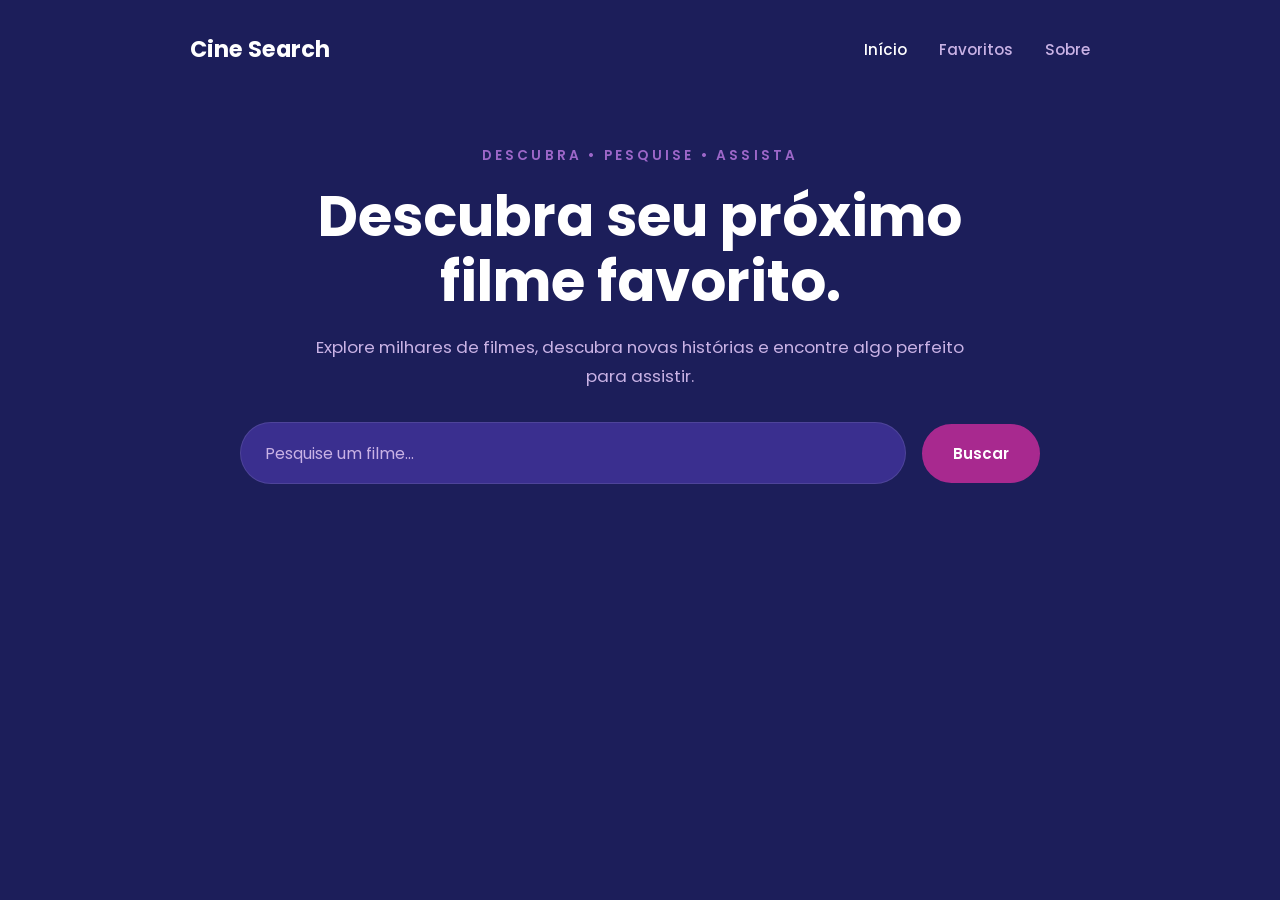
<file: index.html>
<!DOCTYPE html>
<html lang="pt-br">
<head>
    <meta charset="UTF-8">
    <meta name="viewport" content="width=device-width, initial-scale=1.0">
    <link rel="preconnect" href="https://fonts.googleapis.com">
    <link rel="preconnect" href="https://fonts.gstatic.com" crossorigin>
    <link href="https://fonts.googleapis.com/css2?family=Poppins:ital,wght@0,100;0,200;0,300;0,400;0,500;0,600;0,700;0,800;0,900;1,100;1,200;1,300;1,400;1,500;1,600;1,700;1,800;1,900&display=swap" rel="stylesheet">
    <link rel="stylesheet" href="css/style.css">
    <title>Cine Search</title>
</head>
<body>
    
    <header>
        <nav class="navbar">

    <div class="logo">
        Cine Search
    </div>

    <ul class="nav-links">

        <li>
            <a href="index.html" class="active">Início</a>
        </li>

        <li>
            <a href="html/favoritos.html">Favoritos</a>
        </li>

        <li>
            <a href="html/sobre.html">Sobre</a>
        </li>

    </ul>

</nav>
        <p class="hero-subtitle">DESCUBRA • PESQUISE • ASSISTA</p>
        <h1>Descubra seu próximo filme favorito.</h1>
        <p class="hero-description">
            Explore milhares de filmes, descubra novas histórias
            e encontre algo perfeito para assistir.
        </p>
    </header>
    <main>
    <section class="search-section">
        <form id="search-form">
            <div class="search-container">
                <input type="text" id="movie-search" placeholder="Pesquise um filme..."/>
                <button type="submit">Buscar</button>
            </div>
        </form>
    </section>
    <section id="results">
    </section>
    </main>
    <script src="js/script.js"></script>
</body>
</html>
</file>
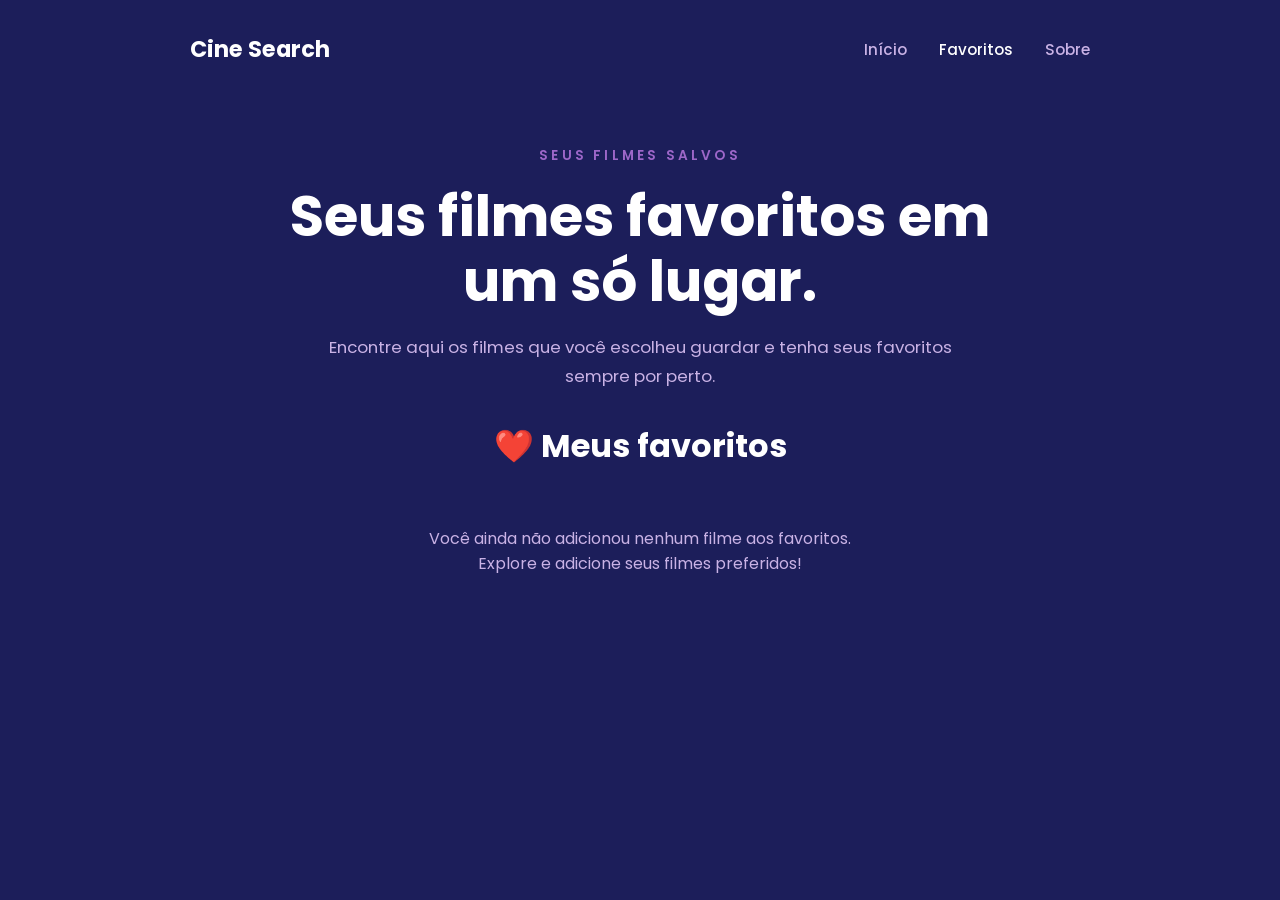
<file: favoritos.html>
<!DOCTYPE html>
<html lang="pt-br">

<head>

    <meta charset="UTF-8">

    <meta name="viewport" content="width=device-width, initial-scale=1.0">

    <link rel="preconnect" href="https://fonts.googleapis.com">

    <link rel="preconnect" href="https://fonts.gstatic.com" crossorigin>

    <link
        href="https://fonts.googleapis.com/css2?family=Poppins:ital,wght@0,100;0,200;0,300;0,400;0,500;0,600;0,700;0,800;0,900;1,100;1,200;1,300;1,400;1,500;1,600;1,700;1,800;1,900&display=swap"
        rel="stylesheet"
    >

    <link rel="stylesheet" href="css/style.css">

    <title>Favoritos - Cine Search</title>

</head>

<body>

    <!-- NAVBAR -->
    <header>

        <nav class="navbar">

            <div class="logo">
                Cine Search
            </div>

            <ul class="nav-links">
            <li>
                <a href="index.html">Início</a>
            </li>

            <li>
                <a href="favoritos.html" class="active">Favoritos</a>
            </li>

            <li>
                <a href="#">Sobre</a>
            </li>
        </ul>
        </nav>


        <!-- APRESENTAÇÃO DA PÁGINA -->
        <p class="hero-subtitle">
            SEUS FILMES SALVOS
        </p>

        <h1>
            Seus filmes favoritos em um só lugar.
        </h1>

        <p class="hero-description">
            Encontre aqui os filmes que você escolheu guardar
            e tenha seus favoritos sempre por perto.
        </p>

    </header>


    <!-- CONTEÚDO PRINCIPAL -->
    <main>

        <section class="favorites-section">

            <h2>
                ❤️ Meus favoritos
            </h2>

            <div id="favorites-container">

            </div>

            <p id="empty-message">
                Você ainda não adicionou nenhum filme aos favoritos.
                <br>
                Explore e adicione seus filmes preferidos!
            </p>

        </section>

    </main>


    <!-- JAVASCRIPT DOS FAVORITOS -->
    <script src="js/favoritos.js"></script>

</body>

</html>
</file>
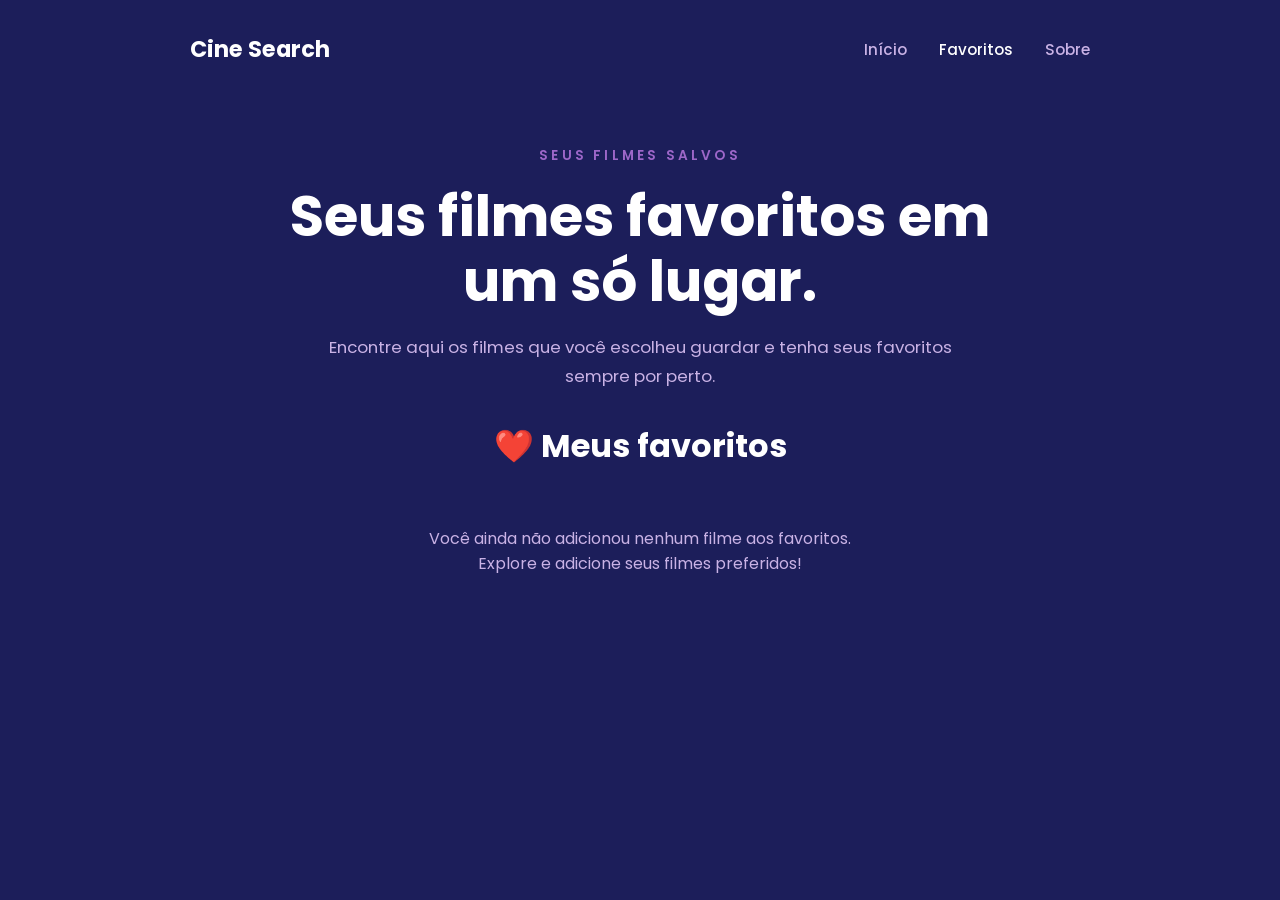
<file: html/favoritos.html>
<!DOCTYPE html>
<html lang="pt-br">

<head>

    <meta charset="UTF-8">

    <meta name="viewport" content="width=device-width, initial-scale=1.0">

    <link rel="preconnect" href="https://fonts.googleapis.com">

    <link rel="preconnect" href="https://fonts.gstatic.com" crossorigin>

    <link
        href="https://fonts.googleapis.com/css2?family=Poppins:ital,wght@0,100;0,200;0,300;0,400;0,500;0,600;0,700;0,800;0,900;1,100;1,200;1,300;1,400;1,500;1,600;1,700;1,800;1,900&display=swap"
        rel="stylesheet"
    >

    <link rel="stylesheet" href="../css/style.css">

    <title>Favoritos - Cine Search</title>

</head>

<body>
<!-- NAVBAR -->

<header>

    <nav class="navbar">

        <div class="logo">
            Cine Search
        </div>

        <ul class="nav-links">

            <li>
                <a href="../index.html">Início</a>
            </li>

            <li>
                <a href="favoritos.html" class="active">Favoritos</a>
            </li>

            <li>
                <a href="sobre.html">Sobre</a>
            </li>

        </ul>

    </nav>


        <!-- APRESENTAÇÃO DA PÁGINA -->
        <p class="hero-subtitle">
            SEUS FILMES SALVOS
        </p>

        <h1>
            Seus filmes favoritos em um só lugar.
        </h1>

        <p class="hero-description">
            Encontre aqui os filmes que você escolheu guardar
            e tenha seus favoritos sempre por perto.
        </p>

    </header>


    <!-- CONTEÚDO PRINCIPAL -->
    <main>

        <section class="favorites-section">

            <h2>
                ❤️ Meus favoritos
            </h2>

            <div id="favorites-container">

            </div>

            <p id="empty-message">
                Você ainda não adicionou nenhum filme aos favoritos.
                <br>
                Explore e adicione seus filmes preferidos!
            </p>

        </section>

    </main>


    <!-- JAVASCRIPT DOS FAVORITOS -->
    <script src="../js/favoritos.js"></script>
</body>

</html>
</file>
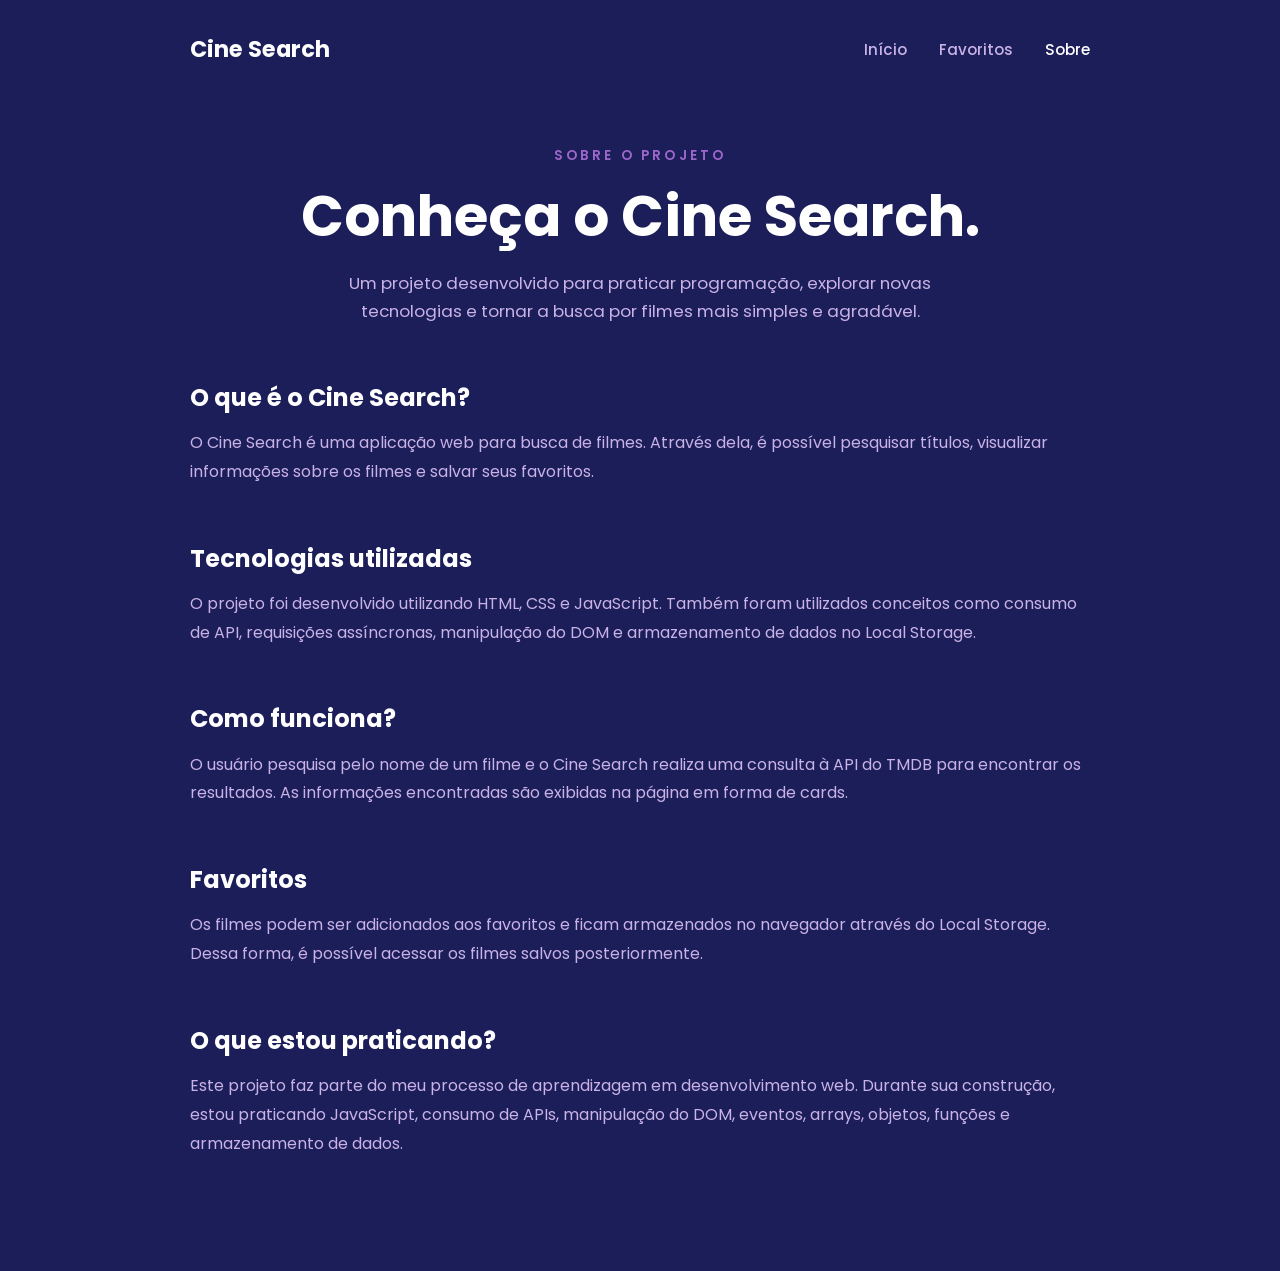
<file: html/sobre.html>
<!DOCTYPE html>

<html lang="pt-br">

<head>
    <meta charset="UTF-8">
    <meta name="viewport" content="width=device-width, initial-scale=1.0">
<link
    href="https://fonts.googleapis.com/css2?family=Poppins:wght@300;400;500;600;700&display=swap"
    rel="stylesheet"
>
<link rel="stylesheet" href="../css/style.css">

<title>Sobre - Cine Search</title>
</head>

<body>
<header>

    <nav class="navbar">

        <div class="logo">
            Cine Search
        </div>

        <ul class="nav-links">

            <li>
                <a href="../index.html">Início</a>
            </li>

            <li>
                <a href="favoritos.html">Favoritos</a>
            </li>

            <li>
                <a href="sobre.html" class="active">Sobre</a>
            </li>

        </ul>

    </nav>

    <p class="hero-subtitle">
        SOBRE O PROJETO
    </p>

    <h1>
        Conheça o Cine Search.
    </h1>

    <p class="hero-description">
        Um projeto desenvolvido para praticar programação,
        explorar novas tecnologias e tornar a busca por filmes
        mais simples e agradável.
    </p>

</header>

<main>

    <section class="about-section">

        <h2>
            O que é o Cine Search?
        </h2>

        <p>
            O Cine Search é uma aplicação web para busca de filmes.
            Através dela, é possível pesquisar títulos, visualizar
            informações sobre os filmes e salvar seus favoritos.
        </p>


        <h2>
            Tecnologias utilizadas
        </h2>

        <p>
            O projeto foi desenvolvido utilizando HTML, CSS e
            JavaScript. Também foram utilizados conceitos como
            consumo de API, requisições assíncronas, manipulação
            do DOM e armazenamento de dados no Local Storage.
        </p>


        <h2>
            Como funciona?
        </h2>

        <p>
            O usuário pesquisa pelo nome de um filme e o Cine Search
            realiza uma consulta à API do TMDB para encontrar os
            resultados. As informações encontradas são exibidas
            na página em forma de cards.
        </p>


        <h2>
            Favoritos
        </h2>

        <p>
            Os filmes podem ser adicionados aos favoritos e ficam
            armazenados no navegador através do Local Storage.
            Dessa forma, é possível acessar os filmes salvos
            posteriormente.
        </p>


        <h2>
            O que estou praticando?
        </h2>

        <p>
            Este projeto faz parte do meu processo de aprendizagem
            em desenvolvimento web. Durante sua construção, estou
            praticando JavaScript, consumo de APIs, manipulação
            do DOM, eventos, arrays, objetos, funções e
            armazenamento de dados.
        </p>

    </section>

</main>

</body>

</html>
</file>
<file: css/style.css>
@import url("https://fonts.googleapis.com/css2?family=Poppins:wght@300;400;500;600;700&display=swap");


/* ==============================
   RESET
============================== */

* {
    margin: 0;
    padding: 0;
    box-sizing: border-box;
}


/* ==============================
   VARIÁVEIS
============================== */

:root {
    font-family: "Poppins", sans-serif;
    font-size: 16px;

    --background-color: #1c1e5a;
    --cards: #3a2f8f;
    --primary-color: #9d67c9;
    --destaque-color: #a8298f;
    --botao: #8f39a4;
    --texto-principal: #ffffff;
    --texto-secundario: #c9b2e5;
}


/* ==============================
   BODY
============================== */

body {
    min-height: 100vh;

    background-color: var(--background-color);
    color: var(--texto-principal);

    font-family: "Poppins", sans-serif;

    display: flex;
    flex-direction: column;
    align-items: center;

    padding: 2rem;
}


/* ==============================
   NAVBAR
============================== */

.navbar {
    width: 100%;
    max-width: 1200px;

    display: flex;
    justify-content: space-between;
    align-items: center;

    margin-bottom: 5rem;
}

.logo {
    font-size: 1.4rem;
    font-weight: 700;
    color: var(--texto-principal);
}

.nav-links {
    display: flex;
    gap: 2rem;

    list-style: none;
}

.nav-links a {
    color: var(--texto-secundario);

    text-decoration: none;

    font-size: 0.95rem;
    font-weight: 500;

    transition: 0.3s;
}

.nav-links a:hover {
    color: var(--texto-principal);
}


/* Página atual */

.nav-links a.active {
    color: var(--texto-principal);
}


/* ==============================
   HEADER
============================== */

header {
    width: 100%;
    max-width: 900px;

    text-align: center;

    margin-bottom: 2rem;
}

.hero-subtitle {
    color: var(--primary-color);

    font-size: 0.85rem;
    font-weight: 600;

    letter-spacing: 0.2rem;

    margin-bottom: 1.2rem;
}

header h1 {
    max-width: 800px;

    margin: 0 auto 1.2rem;

    color: var(--texto-principal);

    font-size: 3.5rem;
    line-height: 1.15;
    font-weight: 700;
}

.hero-description {
    max-width: 650px;

    margin: 0 auto;

    color: var(--texto-secundario);

    font-size: 1.05rem;
    line-height: 1.7;
}


/* ==============================
   MAIN
============================== */

main {
    width: 100%;
}


/* ==============================
   PESQUISA
============================== */

.search-section {
    width: 100%;
    max-width: 800px;

    margin: 0 auto 4rem;
}

form {
    width: 100%;
}

.search-container {
    display: flex;

    justify-content: center;
    align-items: center;

    gap: 1rem;
}


/* ==============================
   INPUT
============================== */

.search-container input {
    flex: 1;

    padding: 1.1rem 1.5rem;

    border: 1px solid rgba(255, 255, 255, 0.1);
    border-radius: 50px;

    background-color: var(--cards);
    color: var(--texto-principal);

    outline: none;

    font-family: inherit;
    font-size: 1rem;

    transition: 0.3s;
}

.search-container input::placeholder {
    color: var(--texto-secundario);
}

.search-container input:focus {
    box-shadow: 0 0 15px rgba(157, 103, 201, 0.4);
}


/* ==============================
   BOTÃO DE PESQUISA
============================== */

.search-container button {
    padding: 1rem 1.8rem;

    border: 2px solid var(--destaque-color);
    border-radius: 50px;

    background-color: var(--destaque-color);
    color: var(--texto-principal);

    font-family: inherit;
    font-size: 0.95rem;
    font-weight: 600;

    cursor: pointer;

    transition: 0.3s;
}

.search-container button:hover {
    background-color: transparent;

    border-color: var(--primary-color);

    transform: translateY(-2px);
}


/* ==============================
   RESULTADOS DA PESQUISA
============================== */

#results {
    width: 100%;
    max-width: 1200px;

    margin: 0 auto;

    display: grid;

    grid-template-columns: repeat(
        auto-fit,
        minmax(250px, 1fr)
    );

    gap: 2rem;
}


/* ==============================
   FILMES FAVORITOS
============================== */

#favorites-container {
    width: 100%;
    max-width: 1200px;

    margin: 0 auto;

    display: grid;

    grid-template-columns: repeat(
        auto-fit,
        280px
    );

    justify-content: center;

    gap: 2rem;
}


/* ==============================
   SEÇÃO DE FAVORITOS
============================== */

.favorites-section {
    width: 100%;
    max-width: 1200px;

    margin: 0 auto 3rem;

    text-align: center;
}

.favorites-section h2 {
    color: var(--texto-principal);

    font-size: 2rem;

    margin-bottom: 0.5rem;
}


/* ==============================
   MENSAGEM DE FAVORITOS VAZIOS
============================== */

#empty-message {
    width: 100%;

    margin: 3rem auto;

    text-align: center;

    color: var(--texto-secundario);

    font-size: 1rem;
}


/* ==============================
   CARD DO FILME
============================== */

.movie-card {
    background-color: var(--cards);

    border-radius: 16px;

    overflow: hidden;

    box-shadow: 0 8px 20px rgba(0, 0, 0, 0.2);

    transition:
        transform 0.3s ease,
        box-shadow 0.3s ease;

    height: 100%;
}

.movie-card:hover {
    transform: translateY(-5px);

    box-shadow: 0 10px 25px rgba(0, 0, 0, 0.3);
}


/* ==============================
   POSTER
============================== */

.movie-card img {
    display: block;

    width: 100%;
    height: auto;

    aspect-ratio: 2 / 3;

    object-fit: cover;
}

.no-image {
    width: 100%;
    height: 350px;

    display: flex;

    align-items: center;
    justify-content: center;

    background-color: var(--background-color);

    color: var(--texto-secundario);

    font-size: 1rem;

    text-align: center;
}


/* ==============================
   INFORMAÇÕES DO FILME
============================== */

.movie-info {
    padding: 1.2rem;
}


/* ==============================
   CABEÇALHO DO CARD
============================== */

.movie-header {
    display: flex;

    justify-content: space-between;
    align-items: center;

    gap: 1rem;

    margin-bottom: 0.6rem;
}

.movie-info h2 {
    font-size: 1.3rem;

    line-height: 1.3;
}


/* ==============================
   NOTA
============================== */

.rating {
    color: #ffd700;

    font-weight: 600;

    margin-bottom: 0.3rem;
}


/* ==============================
   ANO
============================== */

.year {
    color: var(--texto-secundario);

    margin-bottom: 1rem;
}


/* ==============================
   SINOPSE
============================== */

.overview {
    color: var(--texto-secundario);

    font-size: 0.9rem;

    line-height: 1.6;

    margin-bottom: 1.5rem;
}


/* ==============================
   BOTÃO FAVORITO
============================== */

.favorite-button {
    border: none;

    background: transparent;

    color: var(--texto-secundario);

    font-size: 1.8rem;

    cursor: pointer;

    transition: 0.3s;
}

.favorite-button:hover {
    color: var(--destaque-color);

    transform: scale(1.15);
}


/* ==============================
   BOTÃO REMOVER FAVORITO
============================== */

.remove-favorite {
    width: 100%;

    padding: 0.7rem 1rem;

    border: 1px solid var(--destaque-color);
    border-radius: 10px;

    background-color: transparent;

    color: var(--texto-principal);

    font-family: inherit;
    font-size: 0.85rem;
    font-weight: 500;

    cursor: pointer;

    transition: 0.3s ease;
}

.remove-favorite:hover {
    background-color: var(--destaque-color);

    transform: translateY(-2px);
}
/* ==============================
   PÁGINA SOBRE
============================== */

.about-section {
    width: 100%;
    max-width: 900px;

    margin: 0 auto 4rem;

    display: flex;
    flex-direction: column;

    gap: 1rem;
}

.about-section h2 {
    color: var(--texto-principal);

    font-size: 1.5rem;
    line-height: 1.3;

    margin-top: 1.5rem;
}

.about-section p {
    color: var(--texto-secundario);

    font-size: 1rem;
    line-height: 1.8;

    margin-bottom: 1rem;
}

/* ==============================
   RESPONSIVIDADE
============================== */

@media (max-width: 600px) {

    body {
        padding: 1.5rem;
    }

    .navbar {
        margin-bottom: 3rem;
    }

    .nav-links {
        gap: 1rem;
    }

    header {
        margin-bottom: 2rem;
    }

    header h1 {
        font-size: 2.3rem;
    }

    .hero-description {
        font-size: 0.95rem;
    }

    .search-container {
        flex-direction: column;
    }

    .search-container input {
        width: 100%;
    }

    .search-container button {
        width: 100%;
    }

    #results {
        grid-template-columns: 1fr;
    }

    #favorites-container {
        grid-template-columns: minmax(0, 280px);
    }

    .movie-card img {
        height: auto;
    }

    .no-image {
        height: 400px;
    }

    .favorites-section h2 {
        font-size: 1.6rem;
    }
}
</file>
